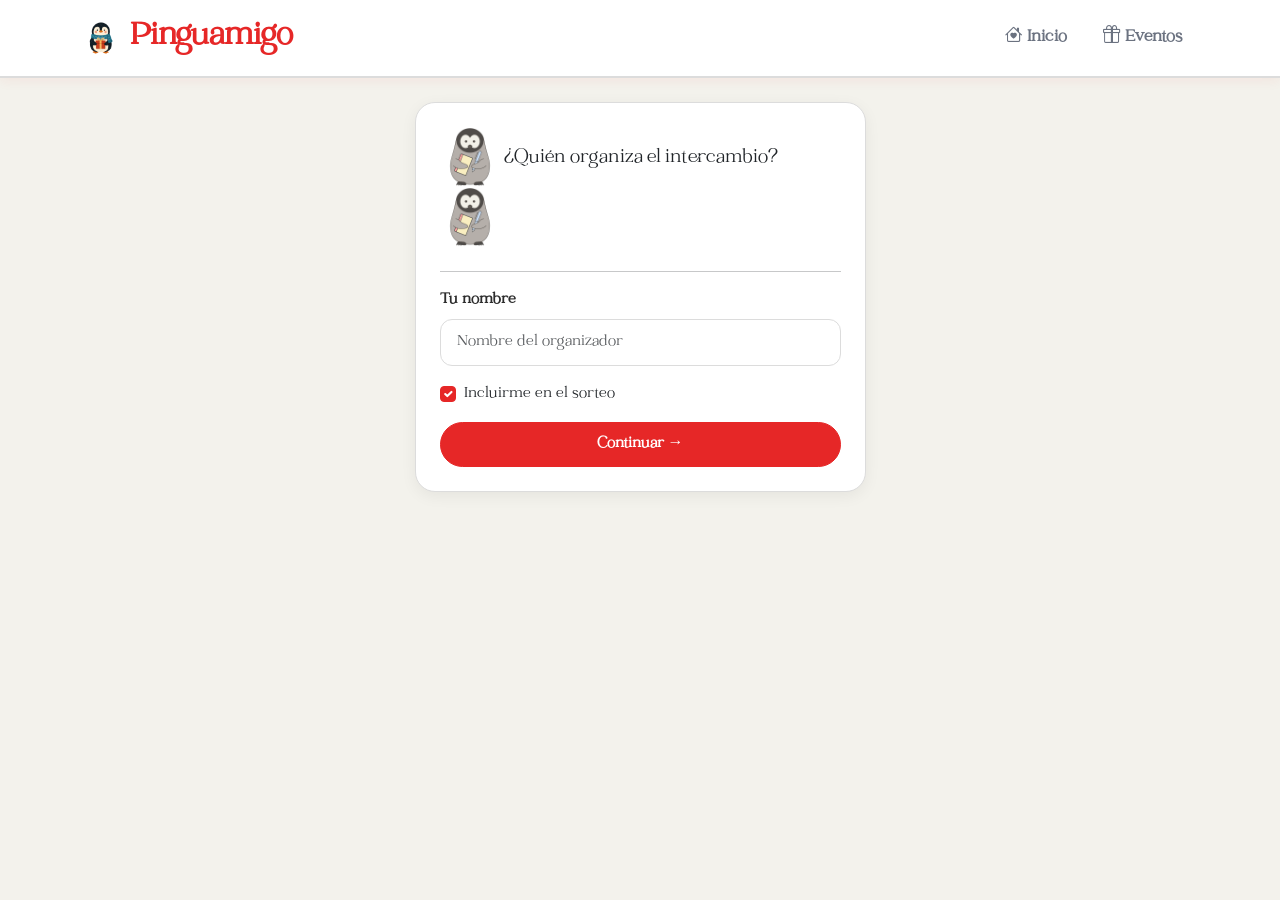
<file: index.html>
<!DOCTYPE html>
<html lang="es">
<head>
  <meta charset="UTF-8" />
  <meta name="viewport" content="width=device-width, initial-scale=1.0"/>
  <title>Pinguamigo - Sorteo de regalos</title>
  <link rel="icon" href="imagenes/logo1.png" type="image/png">
  <link href="https://cdn.jsdelivr.net/npm/bootstrap@5.3.3/dist/css/bootstrap.min.css" rel="stylesheet"/>
  <link href="https://fonts.googleapis.com/css2?family=Syne:wght@700;800&family=DM+Sans:wght@400;500&display=swap" rel="stylesheet"/>
  <link rel="stylesheet" href="https://cdn.jsdelivr.net/npm/bootstrap-icons@1.11.3/font/bootstrap-icons.min.css"/>
  <link rel="stylesheet" href="estilos.css"/>
</head>
<body>

<nav class="navbar navbar-expand-lg gd-navbar sticky-top">
    <div class="container">
      <a class="navbar-brand gd-brand" href="inicio.html">
        <img src="imagenes/logo.ico" alt="Logo" width="40" height="40" class="d-inline-block align-text-top">
        <span class="brand-text">Pinguamigo</span>
      </a>
      <button class="navbar-toggler gd-toggler" type="button" data-bs-toggle="collapse" data-bs-target="#navMenu">
        <i class="bi bi-list"></i>
      </button>
      <div class="collapse navbar-collapse" id="navMenu">
        <ul class="navbar-nav ms-auto gap-1">
          <li class="nav-item">
            <a class="nav-link gd-nav-link" href="inicio.html">
              <i class="bi bi-house-heart me-1"></i>Inicio
            </a>
          </li>
          <li class="nav-item">
            <a class="nav-link gd-nav-link" id="nav-eventos" href="index.html">
              <i class="bi bi-gift me-1"></i>Eventos
            </a>
          </li>
        </ul>
      </div>
    </div>
  </nav>

  
  <!-- PÁGINA EVENTOS -->
  <div id="page-eventos" class="container mt-4">
    <div class="row justify-content-center">
      <div class="col-12 col-md-7 col-lg-5">

        <!-- STEP 1: ORGANIZADOR -->
        <div id="step-1" class="card p-4">
          <h5>
           <img src="imagenes/penguin7.png" alt="" style="width: 60px; height: auto;">
            ¿Quién organiza el intercambio?
           <img src="imagenes/penguin7.png" alt="" style="width: 60px; height: auto;"></h5>
          <hr/>
          <label class="form-label">Tu nombre</label>
          <input type="text" id="input-organizador" class="form-control mb-3" placeholder="Nombre del organizador"/>
          <div class="form-check mb-3">
            <input type="checkbox" id="check-incluir" class="form-check-input" checked/>
            <label class="form-check-label" for="check-incluir">Incluirme en el sorteo</label>
          </div>
          <button class="btn btn-primary w-100" onclick="goStep(2)">Continuar →</button>
        </div>

        <!-- STEP 2: PARTICIPANTES -->
        <div id="step-2" class="card p-4 d-none">
          <h5 class="d-flex align-items-center justify-content-center gap-2">
            <img src="imagenes/penguin9.png" alt="" style="width: 60px; height: auto;">
            Participantes
           <img src="imagenes/penguin9.png" alt="" style="width: 60px; height: auto;"></h5>
          <hr/>
          <p class="text-muted small">Arrastra los nombres para reordenarlos.</p>
          <div id="participants-list" class="mb-3"></div>
          <button class="btn btn-outline-primary w-100 mb-3" onclick="addParticipant()">+ Añadir participante</button>
          <div class="d-flex gap-2">
            <button class="btn btn-outline-secondary flex-fill" onclick="goStep(1)">← Atrás</button>
            <button class="btn btn-primary flex-fill" onclick="goStep(3)">Continuar →</button>
          </div>
        </div>

        <!-- STEP 3: EXCLUSIONES -->
        <div id="step-3" class="card p-4 d-none">
          <h5 class="d-flex align-items-center justify-content-center gap-2">
            <img src="imagenes/penguin11.png" alt="" style="width: 60px; height: auto;">
            ¿Establecer exclusiones?
           <img src="imagenes/penguin11.png" alt="" style="width: 60px; height: auto;"></h5>
          <hr/>
          <p class="text-muted small">Evita que alguien le toque regalar a cierta persona.</p>
          <div class="d-flex gap-2 mb-3">
            <button id="btn-no-excl" class="btn btn-primary flex-fill" onclick="toggleExclusion(false)">Sin exclusiones</button>
            <button id="btn-si-excl" class="btn btn-outline-primary flex-fill" onclick="toggleExclusion(true)">Establecer exclusiones</button>
          </div>
          <div id="exclusions-panel" class="d-none mb-3">
            <div id="exclusions-list"></div>
          </div>
          <div class="d-flex gap-2">
            <button class="btn btn-outline-secondary flex-fill" onclick="goStep(2)">← Atrás</button>
            <button class="btn btn-primary flex-fill" onclick="goStep(4)">Continuar →</button>
          </div>
        </div>

        <!-- STEP 4: TIPO DE EVENTO -->
        <div id="step-4" class="card p-4 d-none">
          <h5 class="d-flex align-items-center justify-content-center gap-2">
            <img src="imagenes/penguin8.png" alt="" style="width: 60px; height: auto;">
            ¿Para qué celebración es?
           <img src="imagenes/penguin8.png" alt="" style="width: 60px; height: auto;"></h5>
          <p class="text-muted small mb-2">Arrastra una imagen a la caja, o escribe el nombre directamente.</p>
          <hr/>

          <!-- ÁREA DE DRAG -->
          <div id="event-drag-area">
            <div class="event-chips-grid">
              <div class="event-chip" draggable="true" data-label="San Valentín" style="--chip-color:#ff6b9d">
                <span class="chip-emoji">💝</span>
                <span class="chip-name">San Valentín</span>
              </div>
              <div class="event-chip" draggable="true" data-label="Intercambio" style="--chip-color:#4f46e5">
                <span class="chip-emoji">🎁</span>
                <span class="chip-name">Intercambio</span>
              </div>
              <div class="event-chip" draggable="true" data-label="Navidad" style="--chip-color:#16a34a">
                <span class="chip-emoji">🎄</span>
                <span class="chip-name">Navidad</span>
              </div>
              <div class="event-chip" draggable="true" data-label="Día del Niño" style="--chip-color:#f59e0b">
                <span class="chip-emoji">🧸</span>
                <span class="chip-name">Día del Niño</span>
              </div>
              <div class="event-chip" draggable="true" data-label="Día de la Madre" style="--chip-color:#ec4899">
                <span class="chip-emoji">🌸</span>
                <span class="chip-name">Día de la Madre</span>
              </div>
              <div class="event-chip" draggable="true" data-label="Cumpleaños" style="--chip-color:#8b5cf6">
                <span class="chip-emoji">🎂</span>
                <span class="chip-name">Cumpleaños</span>
              </div>
            </div>

            <div id="event-drop-zone">
              <div id="event-drop-hint">
                <span id="event-drop-icon">🎉</span>
                <p>Suelta aquí el tipo de evento</p>
              </div>
              <div id="event-dropped-preview" class="d-none">
                <span id="event-preview-emoji" class="preview-big-emoji"></span>
                <span id="event-preview-label"></span>
                <button id="event-remove-btn" onclick="clearDroppedEvent()" title="Quitar">✕</button>
              </div>
            </div>
          </div>

          <label class="form-label mt-3">Nombre de la celebración</label>
          <input type="text" id="input-evento" class="form-control mb-3" placeholder="Ej: Intercambio 2026"/>
          <div class="d-flex gap-2">
            <button class="btn btn-outline-secondary flex-fill" onclick="goStep(3)">← Atrás</button>
            <button class="btn btn-primary flex-fill" onclick="goStep(5)">Continuar →</button>
          </div>
        </div>

        <!-- STEP 5: FECHA -->
        <div id="step-5" class="card p-4 d-none">
          <h5 id="fecha-title" class="d-flex align-items-center justify-content-center gap-2">
            <img src="imagenes/penguin12.png" alt="" style="width: 60px; height: auto;">
            ¿Cuándo se celebra?
           <img src="imagenes/penguin12.png" alt="" style="width: 60px; height: auto;"></h5>
          <hr/>
          <p class="text-muted small">Fechas sugeridas:</p>
          <div id="quick-dates" class="d-flex flex-column gap-2 mb-3"></div>
          <label class="form-label">O elige otra fecha</label>
          <input type="date" id="input-fecha" class="form-control mb-3"/>
          <div class="d-flex gap-2">
            <button class="btn btn-outline-secondary flex-fill" onclick="goStep(4)">← Atrás</button>
            <button class="btn btn-primary flex-fill" onclick="goStep(6)">Continuar →</button>
          </div>
        </div>

        <!-- STEP 6: PRESUPUESTO -->
        <div id="step-6" class="card p-4 d-none">
          <h5 class="d-flex align-items-center justify-content-center gap-2">
            <img src="imagenes/penguin10.png" alt="" style="width: 60px; height: auto;">
            ¿Cuánto gastar en el regalo?
           <img src="imagenes/penguin10.png" alt="" style="width: 60px; height: auto;"></h5>
          <hr/>
          <div class="row g-2 mb-3">
            <div class="col-4"><button class="btn btn-outline-primary w-100 budget-btn" onclick="selectBudget(this,500)">$500</button></div>
            <div class="col-4"><button class="btn btn-outline-primary w-100 budget-btn" onclick="selectBudget(this,300)">$300</button></div>
            <div class="col-4"><button class="btn btn-outline-primary w-100 budget-btn" onclick="selectBudget(this,200)">$200</button></div>
            <div class="col-4"><button class="btn btn-outline-primary w-100 budget-btn" onclick="selectBudget(this,150)">$150</button></div>
            <div class="col-4"><button class="btn btn-outline-primary w-100 budget-btn" onclick="selectBudget(this,100)">$100</button></div>
            <div class="col-4"><button class="btn btn-outline-secondary w-100" onclick="showCustomBudget()">Otro</button></div>
          </div>
          <div id="custom-budget-panel" class="d-none mb-3">
            <input type="number" id="input-presupuesto" class="form-control" placeholder="Cantidad personalizada"/>
          </div>
          <div class="d-flex gap-2">
            <button class="btn btn-outline-secondary flex-fill" onclick="goStep(5)">← Atrás</button>
            <button class="btn btn-success flex-fill" onclick="saveAndFinish()">Guardar ✓</button>
          </div>
        </div>

        <!-- STEP 7: PANEL FINAL -->
        <div id="step-7" class="card p-4 d-none text-center" class="d-flex align-items-center justify-content-center gap-2">
          <h5><img src="imagenes/penguin13.png" alt="" style="width: 60px; height: auto;">
            ¡Evento guardado!
          <img src="imagenes/penguin13.png" alt="" style="width: 60px; height: auto;"></h5>
          <hr/>
          <div class="d-flex flex-column gap-2">
            <button class="btn btn-outline-primary" onclick="showEventData()">Ver datos del evento</button>
            <button class="btn btn-primary" onclick="showDraw()">Realizar el sorteo</button>
            <button class="btn btn-outline-secondary" onclick="goStep(1); resetForm()">Nuevo evento</button>
          </div>
        </div>

        <!-- STEP INFO: DATOS DEL EVENTO -->
        <div id="step-info" class="card p-4 d-none">
          <h5>Datos del Evento</h5>
          <small class="text-muted">Leído desde localStorage</small>
          <hr/>
          <div id="event-info-body"></div>
          <button class="btn btn-outline-secondary w-100 mt-3" onclick="showStep(7)">← Volver</button>
        </div>

        <!-- STEP DRAW: RESULTADOS DEL SORTEO -->
        <div id="step-draw" class="card p-4 d-none">
          <h5>Resultados del Sorteo</h5>
          <hr/>
          <div id="draw-results"></div>
          <button class="btn btn-outline-secondary w-100 mt-3" onclick="showStep(7)">← Volver</button>
        </div>

      </div>
    </div>
  </div>

  <!-- MODAL DE EXCLUSIONES -->
  <div id="excl-overlay" class="excl-overlay d-none">
    <div class="excl-modal card p-4">
      <h6><span id="excl-modal-title" class="fw-bold"></span> no le toca regalar a...</h6>
      <hr/>
      <div id="excl-modal-list" class="mb-3"></div>
      <div class="d-flex gap-2">
        <button class="btn btn-outline-secondary flex-fill" onclick="closeExclModal()">Cancelar</button>
        <button class="btn btn-primary flex-fill" onclick="saveExclusion()">Guardar</button>
      </div>
    </div>
  </div>

  

  <script src="https://cdn.jsdelivr.net/npm/bootstrap@5.3.3/dist/js/bootstrap.bundle.min.js"></script>
  <script src="app.js"></script>
</body>
</html>
</file>
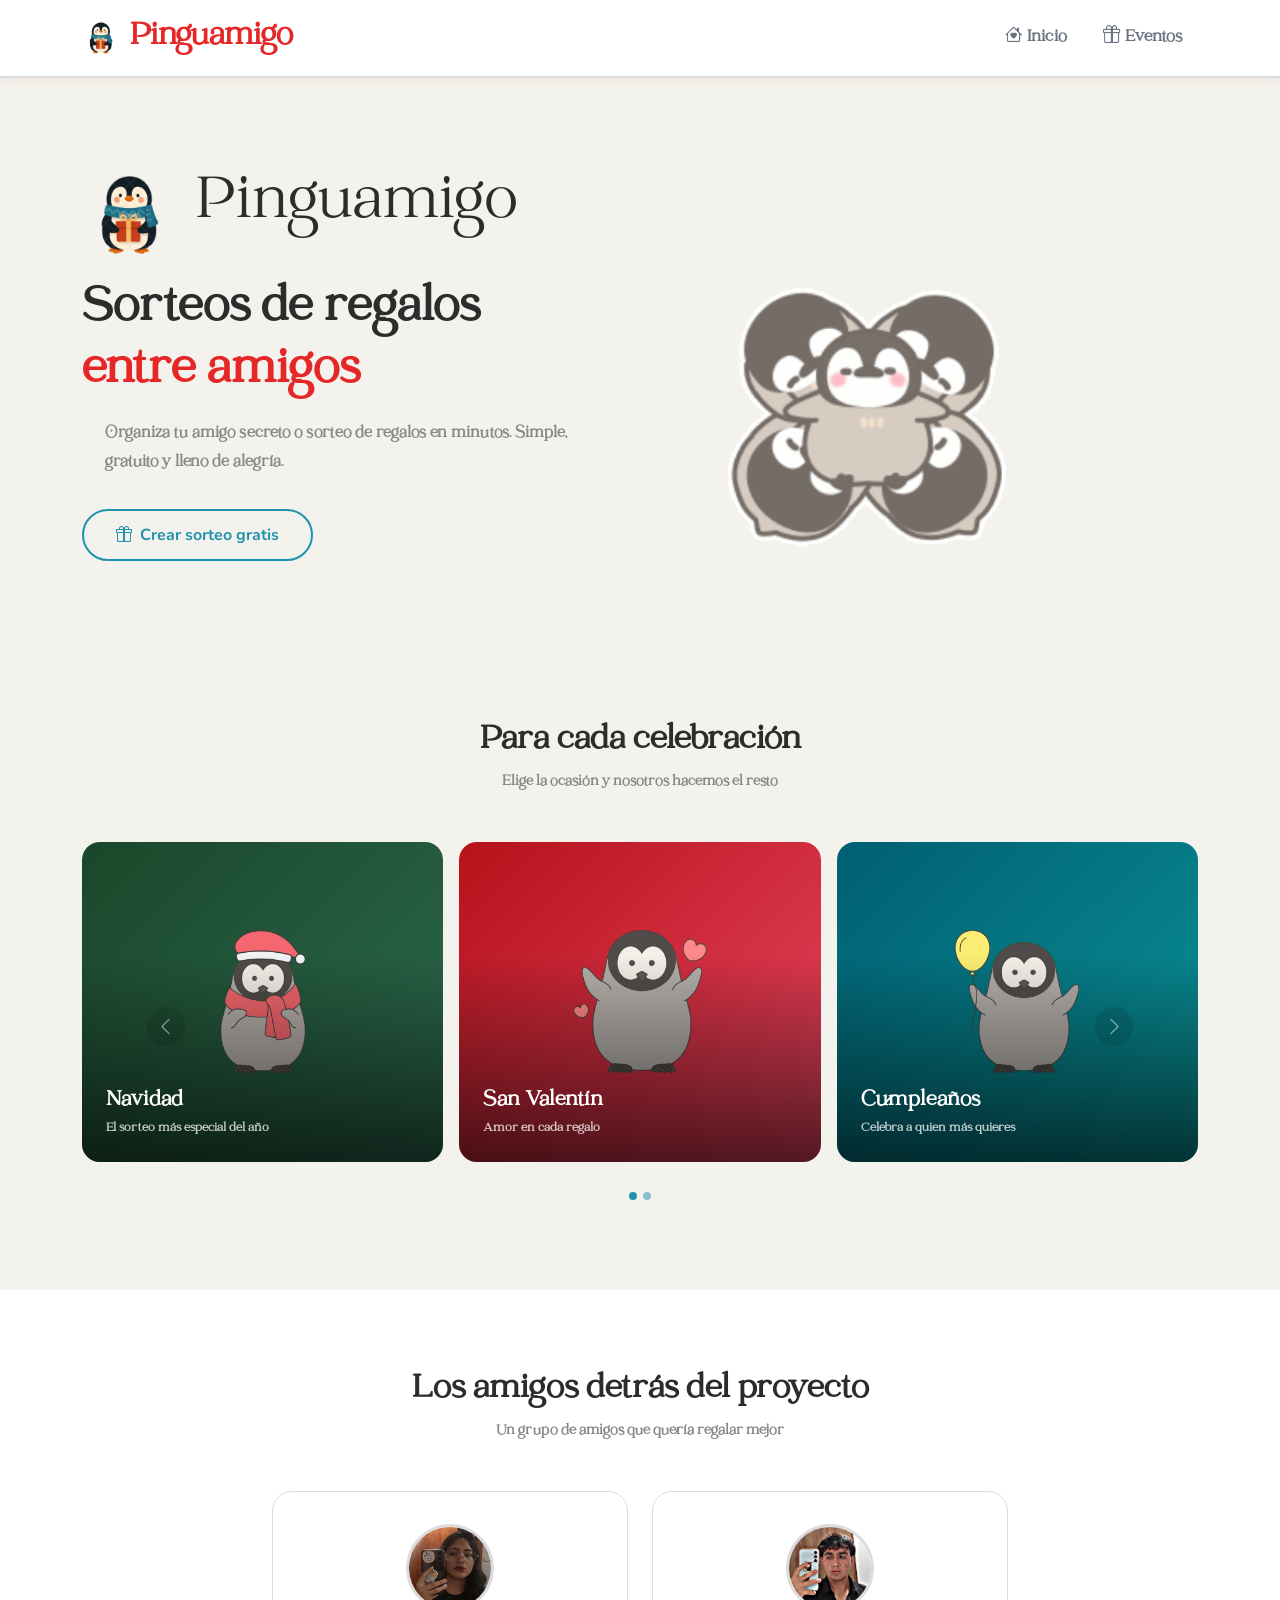
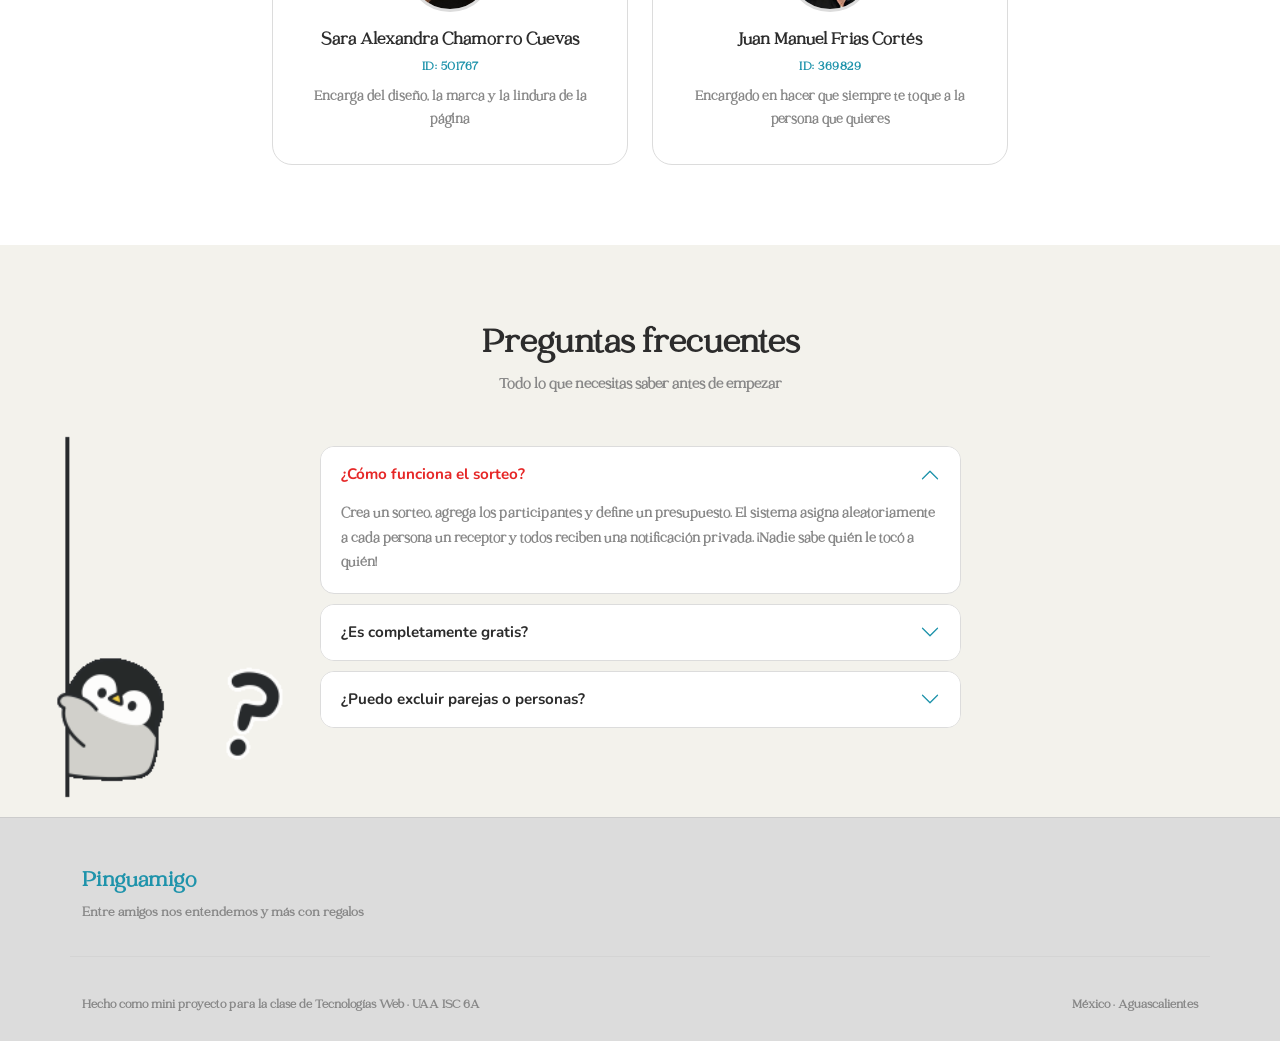
<file: inicio.html>
<!DOCTYPE html>
<html lang="es">
<head>
  <meta charset="UTF-8"/>
  <meta name="viewport" content="width=device-width, initial-scale=1.0"/>
  <title>Pinguamigo - Sorteo de regalos</title>
  <link rel="icon" href="imagenes/logo1.png" type="image/png">

  <link href="https://cdn.jsdelivr.net/npm/bootstrap@5.3.3/dist/css/bootstrap.min.css" rel="stylesheet"/>
  <link href="https://fonts.googleapis.com/css2?family=Nunito:wght@400;600;700;800;900&display=swap" rel="stylesheet"/>
  <link href="https://cdn.jsdelivr.net/npm/bootstrap-icons@1.11.3/font/bootstrap-icons.min.css" rel="stylesheet"/>
  <link rel="stylesheet" href="estilos2.css">
</head>
<body>

<!-- NAVBAR -->
<nav class="navbar navbar-expand-lg gd-navbar sticky-top">
    <div class="container">
      <a class="navbar-brand gd-brand" href="imagenes/inicio.html">
        <img src="imagenes/logo.ico" alt="Logo" width="40" height="40" class="d-inline-block align-text-top">
        <span class="brand-text">Pinguamigo</span>
      </a>
      <button class="navbar-toggler gd-toggler" type="button" data-bs-toggle="collapse" data-bs-target="#navMenu">
        <i class="bi bi-list"></i>
      </button>
      <div class="collapse navbar-collapse" id="navMenu">
        <ul class="navbar-nav ms-auto gap-1">
          <li class="nav-item">
            <a class="nav-link gd-nav-link" href="inicio.html">
              <i class="bi bi-house-heart me-1"></i>Inicio
            </a>
          </li>
          <li class="nav-item">
            <a class="nav-link gd-nav-link" id="nav-eventos" href="index.html?page=eventos">
                <i class="bi bi-gift me-1"></i>Eventos
            </a>
          </li>
        </ul>
      </div>
    </div>
  </nav>


<!-- HERO -->
<section class="hero" style="position: relative; overflow: hidden; text-align: left;">
  <img 
    src="imagenes/pinguino4.gif" 
    alt=""
    style="
      position: absolute;
      right: 200px;
      bottom: 0;
      height: 100%;
      width: auto;
      opacity: 0.9;
      pointer-events: none;
    "
  />

  <div class="container" style="position: relative; z-index: 1;">
    <div class="row">
      <div class="col-lg-6 col-md-7">
        <span class="hero-emoji" style="text-align: left;">
          <img src="imagenes/logo.ico" alt="Logo" width="100" height="100" class="d-inline-block align-text-top">
          Pinguamigo
        </span>
        <h1>Sorteos de regalos<br/><span>entre amigos</span></h1>
        <p>Organiza tu amigo secreto o sorteo de regalos en minutos. Simple, gratuito y lleno de alegría.</p>
        <div class="hero-btns" style="justify-content: flex-start;">
          <button class="btn-hero-outline" onclick="window.location.href='index.html'">
            <i class="bi bi-gift me-2"></i>Crear sorteo gratis
          </button>
        </div>
      </div>
    </div>
  </div>

</section>


<!-- CAROUSEL -->
<section class="carousel-section" id="festividades">
  <div class="container">
    <div class="text-center mb-5 reveal">
      <h2 class="section-title">Para cada celebración</h2>
      <p class="section-sub">Elige la ocasión y nosotros hacemos el resto</p>
    </div>

    <div id="carousel" class="carousel slide" data-bs-ride="carousel">
      <div class="carousel-indicators mb-0">
        <button type="button" data-bs-target="#carousel" data-bs-slide-to="0" class="active"></button>
        <button type="button" data-bs-target="#carousel" data-bs-slide-to="1"></button>
      </div>
      <div class="carousel-inner pb-5">

        <!-- Slide 1 -->
        <div class="carousel-item active">
          <div class="row g-3">
            <div class="col-md-4">
              <div class="fest-card">
                <div class="fest-bg" style="background:linear-gradient(135deg,#1a472a,#2d6a4f);">
                  <img src="imagenes/penguin4.png" alt="" style="width: 150px; height: auto;">
                </div>
                <div class="fest-overlay">
                  <div class="fest-name">Navidad</div>
                  <div class="fest-desc">El sorteo más especial del año</div>
                </div>
              </div>
            </div>
            <div class="col-md-4">
              <div class="fest-card">
                <div class="fest-bg" style="background:linear-gradient(135deg,#b5121b,#e94560);">
                  <img src="imagenes/penguin.png" alt="" style="width: 150px; height: auto;">
                </div>
                <div class="fest-overlay">
                  <div class="fest-name">San Valentín</div>
                  <div class="fest-desc">Amor en cada regalo</div>
                </div>
              </div>
            </div>
            <div class="col-md-4">
              <div class="fest-card">
                <div class="fest-bg" style="background:linear-gradient(135deg,#005f73,#0a9396);">
                  <img src="imagenes/penguin3.png" alt="" style="width: 150px; height: auto;">
                </div>
                <div class="fest-overlay">
                  <div class="fest-name">Cumpleaños</div>
                  <div class="fest-desc">Celebra a quien más quieres</div>
                </div>
              </div>
            </div>
          </div>
        </div>

        <!-- Slide 2 -->
        <div class="carousel-item">
          <div class="row g-3">
            <div class="col-md-4">
              <div class="fest-card">
                <div class="fest-bg" style="background:linear-gradient(135deg,#006d77,#83c5be);">
                  <img src="imagenes/penguin2.png" alt="" style="width: 150px; height: auto;">
                </div>
                <div class="fest-overlay">
                  <div class="fest-name">Día de la Madre</div>
                  <div class="fest-desc">Para la persona más especial</div>
                </div>
              </div>
            </div>
            <div class="col-md-4">
              <div class="fest-card">
                <div class="fest-bg" style="background:linear-gradient(135deg,#1b4332,#52b788);">
                  <img src="imagenes/penguin6.png" alt="" style="width: 150px; height: auto;">
                </div>
                <div class="fest-overlay">                  <div class="fest-name">Día del Niño</div>
                  <div class="fest-desc">Sorprende al pequeño especial</div>
                </div>
              </div>
            </div>
            <div class="col-md-4">
              <div class="fest-card">
                <div class="fest-bg" style="background:linear-gradient(135deg,#370617,#e85d04);">
                  <img src="imagenes/penguin5.png" alt="" style="width: 150px; height: auto;">
                </div>
                <div class="fest-overlay">
                  <div class="fest-name">Tu ocasión</div>
                  <div class="fest-desc">Crea tu propio sorteo</div>
                </div>
              </div>
            </div>
          </div>
        </div>

      </div>
      <button class="carousel-control-prev" type="button" data-bs-target="#carousel" data-bs-slide="prev">
        <span class="carousel-control-prev-icon"></span>
      </button>
      <button class="carousel-control-next" type="button" data-bs-target="#carousel" data-bs-slide="next">
        <span class="carousel-control-next-icon"></span>
      </button>
    </div>
  </div>
</section>


<!-- TEAM -->
<section class="team-section" id="equipo">
  <div class="container">
    <div class="text-center mb-5 reveal">
      <h2 class="section-title">Los amigos detrás del proyecto</h2>
      <p class="section-sub">Un grupo de amigos que quería regalar mejor</p>
    </div>
    <div class="row g-4 justify-content-center">

      <div class="col-sm-6 col-lg-4 reveal">
        <div class="member-card">
          <div class="member-avatar"><img src="imagenes/equipo1.jpg" alt="Sara"></div>
          <div class="member-name">Sara Alexandra Chamorro Cuevas</div>
          <div class="member-role">ID: 501767</div>
          <div class="member-bio">Encarga del diseño, la marca y la lindura de la página</div>
        </div>
      </div>

      <div class="col-sm-6 col-lg-4 reveal">
        <div class="member-card">
          <div class="member-avatar"><img src="imagenes/equipo2.jpg" alt="Frias"></div>
          <div class="member-name">Juan Manuel Frias Cortés</div>
          <div class="member-role">ID: 369829</div>
          <div class="member-bio">Encargado en hacer que siempre te toque a la persona que quieres</div>
        </div>
      </div>

    </div>
  </div>
</section>


<!-- FAQ -->
<section class="faq-section" id="faq" style="position: relative; overflow: hidden;">
  <img 
    src="imagenes/pinguino2.gif" 
    alt="" 
    style="
      position: absolute;
      left: 0;
      bottom: 0;
      height: 400px;
      width: auto;
      opacity: 0.9;
      pointer-events: none;
    "
  />
    <div class="container">
    <div class="row justify-content-center">
      <div class="col-lg-7">
        <div class="text-center mb-5 reveal">
          <h2 class="section-title">Preguntas frecuentes</h2>
          <p class="section-sub">Todo lo que necesitas saber antes de empezar</p>
        </div>
        <div class="accordion reveal" id="faq">

          <div class="accordion-item">
            <h2 class="accordion-header">
              <button class="accordion-button" type="button" data-bs-toggle="collapse" data-bs-target="#q1">
                ¿Cómo funciona el sorteo?
              </button>
            </h2>
            <div id="q1" class="accordion-collapse collapse show" data-bs-parent="#faq">
              <div class="accordion-body">
                Crea un sorteo, agrega los participantes y define un presupuesto. El sistema asigna aleatoriamente a cada persona un receptor y todos reciben una notificación privada. ¡Nadie sabe quién le tocó a quién!
              </div>
            </div>
          </div>

          <div class="accordion-item">
            <h2 class="accordion-header">
              <button class="accordion-button collapsed" type="button" data-bs-toggle="collapse" data-bs-target="#q2">
                ¿Es completamente gratis?
              </button>
            </h2>
            <div id="q2" class="accordion-collapse collapse" data-bs-parent="#faq">
              <div class="accordion-body">
                Sí, 100% gratis para grupos de hasta 30 personas. SorteoFest nació como un proyecto entre amigos y así se va a quedar.
              </div>
            </div>
          </div>

          <div class="accordion-item">
            <h2 class="accordion-header">
              <button class="accordion-button collapsed" type="button" data-bs-toggle="collapse" data-bs-target="#q3">
                ¿Puedo excluir parejas o personas?
              </button>
            </h2>
            <div id="q3" class="accordion-collapse collapse" data-bs-parent="#faq">
              <div class="accordion-body">
                Claro. Al crear el sorteo puedes definir exclusiones para que parejas o hermanos no se regalen entre sí. El sistema lo respeta siempre.
              </div>
            </div>
          </div>
        </div>
      </div>
    </div>
  </div>
</section>


<!-- FOOTER -->
<footer>
  <div class="container">
    <div class="row g-4">
      <div class="col-lg-4">
        <div class="footer-brand"><span>Pinguamigo</span></div>
        <div class="footer-tagline">Entre amigos nos entendemos y más con regalos</div>
      </div>
    <hr class="footer-divider"/>
    <div class="d-flex flex-wrap justify-content-between gap-2">
      <div class="footer-copy">Hecho como mini proyecto para la clase de Tecnologías Web · UAA ISC 6A</div>
      <div class="footer-copy">México · Aguascalientes</div>
    </div>
  </div>
</footer>

<script src="https://cdn.jsdelivr.net/npm/bootstrap@5.3.3/dist/js/bootstrap.bundle.min.js"></script>
<script>
  const obs = new IntersectionObserver(entries => {
    entries.forEach(e => { if (e.isIntersecting) { e.target.classList.add('visible'); obs.unobserve(e.target); } });
  }, { threshold: 0.1 });
  document.querySelectorAll('.reveal').forEach(el => obs.observe(el));

  window.addEventListener('DOMContentLoaded', () => {
  const params = new URLSearchParams(window.location.search);
  if (params.get('page') === 'eventos') {
    showPage('eventos');
  }
});
</script>
</body>
</html>
</file>
<file: estilos.css>
/* estilos.css */

@font-face {
  font-family: 'Marca';
  src: url('catchy-mager.otf') format('opentype');
}

/* ── VARIABLES ── */
:root {
  --red:     #E62727;
  --red-dark:#c41f1f;
  --cream:   #F3F2EC;
  --silver:  #DCDCDC;
  --teal:    #1E93AB;
  --teal-dark:#176d7e;
  --dark:    #2c2c2c;
  --muted:   #6b7280;
}

/* ── BASE ── */
body {
  background-color: var(--cream);
  font-family: 'Marca';
  color: var(--dark);
}

/* ── NAVBAR ── */
.gd-navbar {
  background: #fff;
  border-bottom: 2px solid var(--silver);
  box-shadow: 0 2px 12px rgba(230, 39, 39, .07);
  padding: .5rem 0 !important;
}

.gd-brand {
  display: flex;
  align-items: center;
  gap: .5rem;
  text-decoration: none;
}



.brand-text {
  font-family: 'Marca';
  font-weight: 800;
  font-size: 2.1rem;
  color: var(--red);
  letter-spacing: -.02em;
}

.gd-toggler {
  border: 2px solid var(--silver);
  color: var(--red);
  border-radius: .6rem;
  padding: .3rem .5rem;
  background: none;
}

.gd-nav-link {
  font-family: 'Marca', sans-serif;
  font-weight: 600;
  font-size: 1.1rem;
  color: var(--muted) !important;
  padding: .5rem 1rem !important;
  border-radius: .75rem;
  transition: all .2s;
}



.gd-nav-link:hover,
.gd-nav-link.active {
  color: var(--red) !important;
  background: transparent;
}

/* ── CARDS ── */
.card {
  border: 1.5px solid var(--silver) !important;
  border-radius: 20px !important;
  box-shadow: 0 4px 16px rgba(0,0,0,.06) !important;
  background: #fff !important;
}

/* ── INPUTS ── */
.form-control {
  border: 1.5px solid var(--silver) !important;
  border-radius: 12px !important;
  padding: .65rem 1rem !important;
  font-family: 'Marca', sans-serif;
  transition: border-color .2s, box-shadow .2s;
}
.form-control:focus {
  border-color: var(--teal) !important;
  box-shadow: 0 0 0 3px rgba(30,147,171,.15) !important;
}

.form-label {
  font-weight: 700;
  color: var(--dark);
  margin-bottom: .4rem;
}

.form-check-input:checked {
  background-color: var(--red);
  border-color: var(--red);
}

/* ── BOTONES ── */
.btn {
  font-family: 'Marca', sans-serif;
  font-weight: 700;
  border-radius: 50px !important;
  padding: .6rem 1.4rem;
  transition: background .2s, transform .15s, box-shadow .2s;
}

.btn-primary {
  background-color: var(--red) !important;
  border-color: var(--red) !important;
  color: #fff !important;
}
.btn-primary:hover {
  background-color: var(--red-dark) !important;
  border-color: var(--red-dark) !important;
  transform: translateY(-1px);
  box-shadow: 0 4px 12px rgba(230,39,39,.25) !important;
}

.btn-outline-primary {
  color: var(--red) !important;
  border-color: var(--red) !important;
  background: transparent !important;
}
.btn-outline-primary:hover {
  background-color: var(--red) !important;
  color: #fff !important;
  transform: translateY(-1px);
}

.btn-outline-secondary {
  color: var(--muted) !important;
  border-color: var(--silver) !important;
  background: transparent !important;
}
.btn-outline-secondary:hover {
  background-color: var(--cream) !important;
  color: var(--dark) !important;
  border-color: var(--silver) !important;
}

.btn-success {
  background-color: var(--teal) !important;
  border-color: var(--teal) !important;
  color: #fff !important;
}
.btn-success:hover {
  background-color: var(--teal-dark) !important;
  border-color: var(--teal-dark) !important;
  transform: translateY(-1px);
  box-shadow: 0 4px 12px rgba(30,147,171,.25) !important;
}

/* ── PRESUPUESTO Y FECHAS ── */
.budget-btn.active {
  background-color: var(--red) !important;
  border-color: var(--red) !important;
  color: #fff !important;
}

.quick-date-btn {
  border: 1.5px solid var(--silver);
  border-radius: 50px !important;
  background: #fff;
  padding: .5rem 1rem;
  font-family: 'Marca', sans-serif;
  font-weight: 600;
  color: var(--dark);
  cursor: pointer;
  transition: all .2s;
  text-align: left;
}
.quick-date-btn:hover {
  border-color: var(--red);
  color: var(--red);
}
.quick-date-btn.active {
  background-color: var(--red) !important;
  border-color: var(--red) !important;
  color: #fff !important;
}

.event-type-btn.active {
  background-color: var(--red) !important;
  border-color: var(--red) !important;
  color: #fff !important;
}

/* ── MODAL EXCLUSIONES ── */
.excl-overlay {
  position: fixed;
  inset: 0;
  background: rgba(0,0,0,0.45);
  display: flex;
  align-items: center;
  justify-content: center;
  z-index: 1000;
  padding: 1rem;
}

.excl-modal {
  width: 100%;
  max-width: 380px;
  max-height: 80vh;
  overflow-y: auto;
}

/* ── PARTICIPANTES ── */
.participant-row {
  display: flex;
  align-items: center;
  gap: 0.5rem;
  margin-bottom: 0.5rem;
  cursor: grab;
}

.participant-row.drag-over {
  border-top: 2px solid var(--red);
}

.drag-handle {
  color: var(--silver);
  font-size: 1.1rem;
  cursor: grab;
  user-select: none;
}

/* ── EXCLUSIONES ── */
.excl-row {
  display: flex;
  justify-content: space-between;
  align-items: center;
  padding: 0.6rem 0.8rem;
  border: 1.5px solid var(--silver);
  border-radius: 12px;
  margin-bottom: 0.4rem;
  cursor: pointer;
  background: #fff;
  transition: background .2s;
}
.excl-row:hover {
  background: var(--cream);
  border-color: var(--red);
}

/* ── RESULTADOS DEL SORTEO ── */
.draw-pair {
  display: flex;
  align-items: center;
  gap: 0.5rem;
  padding: 0.6rem 0.9rem;
  background: var(--cream);
  border-radius: 12px;
  margin-bottom: 0.4rem;
  border: 1.5px solid var(--silver);
}
.draw-pair .giver    { font-weight: 700; color: var(--red);  flex: 1; text-align: right; }
.draw-pair .arrow    { font-size: 1.1rem; }
.draw-pair .receiver { font-weight: 700; color: var(--teal); flex: 1; }

/* ── DRAG & DROP EVENTOS ── */
#event-drag-area {
  display: flex;
  flex-direction: column;
  gap: 16px;
}

.event-chips-grid {
  display: grid;
  grid-template-columns: repeat(3, 1fr);
  gap: 10px;
}

.event-chip {
  display: flex;
  flex-direction: column;
  align-items: center;
  justify-content: center;
  gap: 6px;
  padding: 12px 8px;
  border: 2px solid color-mix(in srgb, var(--chip-color) 40%, transparent);
  border-radius: 14px;
  background: color-mix(in srgb, var(--chip-color) 8%, white);
  cursor: grab;
  user-select: none;
  transition: transform .18s, box-shadow .18s, border-color .18s, opacity .18s;
}
.event-chip:hover {
  transform: translateY(-3px) scale(1.04);
  box-shadow: 0 6px 18px color-mix(in srgb, var(--chip-color) 30%, transparent);
  border-color: var(--chip-color);
}
.event-chip:active  { cursor: grabbing; }
.event-chip.dragging {
  opacity: .35;
  transform: scale(.93);
}
.event-chip.used {
  opacity: .3;
  pointer-events: none;
  filter: grayscale(1);
}

.chip-emoji { font-size: 2rem; line-height: 1; }

.chip-name {
  font-family: 'Marca', sans-serif;
  font-size: .72rem;
  font-weight: 600;
  color: var(--dark);
  text-align: center;
  line-height: 1.2;
}

/* Drop zone */
#event-drop-zone {
  border: 2.5px dashed var(--silver);
  border-radius: 16px;
  background: var(--cream);
  min-height: 110px;
  display: flex;
  align-items: center;
  justify-content: center;
  transition: border-color .2s, background .2s, box-shadow .2s;
  padding: 16px;
}
#event-drop-zone.drag-over {
  border-color: var(--red);
  background: #fdeaea;
  box-shadow: 0 0 0 4px rgba(230,39,39,.12);
}
#event-drop-zone.has-item {
  border-style: solid;
  border-color: var(--teal);
  background: #e8f6f9;
}

#event-drop-hint {
  text-align: center;
  pointer-events: none;
}

#event-drop-icon {
  font-size: 2.4rem;
  display: block;
  margin-bottom: 6px;
  filter: grayscale(1) opacity(.4);
  transition: filter .2s;
}
#event-drop-zone.drag-over #event-drop-icon {
  filter: none;
  animation: bounce .5s ease infinite alternate;
}

@keyframes bounce {
  from { transform: translateY(0); }
  to   { transform: translateY(-6px); }
}

#event-drop-hint p {
  font-family: 'Marca', sans-serif;
  font-size: .82rem;
  color: var(--muted);
  margin: 0;
}

#event-dropped-preview {
  display: flex;
  align-items: center;
  gap: 12px;
}

.preview-big-emoji,
#event-preview-emoji { font-size: 2.6rem; line-height: 1; }

#event-preview-label {
  font-family: 'Marca', sans-serif;
  font-size: 1.1rem;
  font-weight: 700;
  color: var(--red);
  flex: 1;
}

#event-remove-btn {
  background: none;
  border: 1.5px solid var(--silver);
  border-radius: 50%;
  width: 26px;
  height: 26px;
  font-size: .8rem;
  color: var(--muted);
  cursor: pointer;
  display: flex;
  align-items: center;
  justify-content: center;
  transition: background .15s, color .15s;
  padding: 0;
}
#event-remove-btn:hover {
  background: #fdeaea;
  color: var(--red);
  border-color: var(--red);
}
</file>
<file: estilos2.css>
:root {
      --red:    #E62727;
      --cream:  #F3F2EC;
      --silver: #DCDCDC;
      --teal:   #1E93AB;
      --dark:   #2c2c2c;
      --muted:  #888;
    }

    @font-face {
      font-family: 'Marca';
      src: url('catchy-mager.otf') format('opentype');
    }

    * { box-sizing: border-box; margin: 0; padding: 0; }

    body {
      font-family: 'Marca', sans-serif;
      background: #fff;
      color: var(--dark);
    }

.gd-navbar {
  background: #fff;
  border-bottom: 2px solid #DCDCDC;
  box-shadow: 0 2px 12px rgba(230, 39, 39, .07);
  padding: .5rem 0 !important;
}


.gd-brand {
  display: flex;
  align-items: center;
  gap: .5rem;
  text-decoration: none;
}

.brand-icon { font-size: 1.9rem; }

.brand-text {
  font-family: 'Marca';
  font-weight: 800;
  font-size: 2.1rem;
  color: #E62727;
  letter-spacing: -.02em;
}

.gd-toggler {
  border: 2px solid #DCDCDC;
  color: #E62727;
  border-radius: .6rem;
  padding: .3rem .5rem;
  background: none;
}

.gd-toggler i { font-size: 1.1rem; }

.gd-nav-link {
  font-family: 'Marca', sans-serif;
  font-weight: 600;
  font-size: 1.1rem;
  color: #6b7280 !important;
  padding: .5rem 1rem !important;
  border-radius: .75rem;
  transition: all .2s;
}


.gd-nav-link:hover,
.gd-nav-link.active {
  color: #E62727 !important;
  background: transparent;  
}


    /* ── HERO ── */
    .hero {
      background: var(--cream);
      padding: 5rem 1.5rem;
      text-align: center;
    }
    .hero-emoji {
      font-size: 4rem;
      display: block;
      margin-bottom: 1rem;
      animation: popIn .5s ease both;
    }
    .hero h1 {
      font-size: clamp(2rem, 5vw, 3.2rem);
      font-weight: 900;
      line-height: 1.2;
      animation: fadeUp .5s .1s ease both;
    }
    .hero h1 span { color: var(--red); }
    .hero p {
      font-size: 1.05rem;
      color: var(--muted);
      max-width: 500px;
      margin: 1rem auto 2rem;
      line-height: 1.7;
      font-weight: 600;
      animation: fadeUp .5s .2s ease both;
    }
    .hero-btns {
      display: flex;
      justify-content: center;
      flex-wrap: wrap;
      gap: .75rem;
      animation: fadeUp .5s .3s ease both;
    }
    .btn-hero-primary {
      background: var(--red);
      color: #fff;
      border: none;
      border-radius: 50px;
      padding: .75rem 2rem;
      font-family: 'Nunito', sans-serif;
      font-size: 1rem;
      font-weight: 700;
      cursor: pointer;
      transition: background .2s, transform .15s;
    }
    .btn-hero-primary:hover { background: #c41f1f; transform: translateY(-2px); }
    .btn-hero-outline {
      background: transparent;
      color: var(--teal);
      border: 2px solid var(--teal);
      border-radius: 50px;
      padding: .75rem 2rem;
      font-family: 'Nunito', sans-serif;
      font-size: 1rem;
      font-weight: 700;
      cursor: pointer;
      transition: all .2s;
    }
    .btn-hero-outline:hover { background: var(--teal); color: #fff; transform: translateY(-2px); }

    /* hero image placeholder */
    .hero-img-wrap {
      margin-top: 3rem;
      animation: fadeUp .5s .4s ease both;
    }
    .hero-img-box {
      width: 100%;
      max-width: 600px;
      height: 280px;
      background: var(--silver);
      border-radius: 20px;
      margin: 0 auto;
      display: flex;
      align-items: center;
      justify-content: center;
      font-size: 5rem;
      overflow: hidden;
    }
    .hero-img-box img {
      width: 100%; height: 100%; object-fit: cover; border-radius: 20px;
    }

    /* ── SECTIONS ── */
    section { padding: 5rem 1.5rem; }
    .section-tag {
      display: inline-block;
      background: rgba(30,147,171,.1);
      color: var(--teal);
      border-radius: 50px;
      padding: .25rem .9rem;
      font-size: .78rem;
      font-weight: 800;
      letter-spacing: .5px;
      text-transform: uppercase;
      margin-bottom: .75rem;
    }
    .section-title {
      font-size: clamp(1.6rem, 3vw, 2.2rem);
      font-weight: 900;
      line-height: 1.2;
      margin-bottom: .5rem;
    }
    .section-sub {
      color: var(--muted);
      font-size: .95rem;
      font-weight: 600;
    }

    /* ── CAROUSEL ── */
    .carousel-section { background: var(--cream); }
    .fest-card {
      border-radius: 18px;
      overflow: hidden;
      height: 320px;
      position: relative;
      transition: transform .25s;
    }
    .fest-card:hover { transform: translateY(-5px); }
    .fest-bg {
      position: absolute; inset: 0;
      display: flex; align-items: center; justify-content: center;
      font-size: 5rem;
    }
    .fest-overlay {
      position: absolute; inset: 0;
      background: linear-gradient(180deg, transparent 35%, rgba(0,0,0,.65) 100%);
      display: flex; flex-direction: column; justify-content: flex-end;
      padding: 1.5rem;
    }
    .fest-tag {
      background: rgba(255,255,255,.2);
      color: #fff;
      font-size: .7rem;
      font-weight: 700;
      text-transform: uppercase;
      letter-spacing: .5px;
      border-radius: 50px;
      padding: .2rem .7rem;
      display: inline-block;
      margin-bottom: .4rem;
    }
    .fest-name {
      font-size: 1.4rem;
      font-weight: 900;
      color: #fff;
    }
    .fest-desc { font-size: .82rem; color: rgba(255,255,255,.75); font-weight: 600; }

    .carousel-control-prev-icon,
    .carousel-control-next-icon {
      background-color: rgba(0,0,0,.2);
      border-radius: 50%;
      padding: 1.2rem;
      background-size: 50%;
    }
    .carousel-indicators [data-bs-target] {
      width: 8px; height: 8px; border-radius: 50%; background-color: var(--teal);
    }

    /* ── TEAM ── */
    .team-section { background: #fff; }
    .member-card {
      border-radius: 20px;
      border: 1.5px solid var(--silver);
      padding: 2rem 1.5rem;
      text-align: center;
      transition: box-shadow .25s, transform .25s;
      background: #fff;
    }
    .member-card:hover {
      box-shadow: 0 8px 32px rgba(0,0,0,.08);
      transform: translateY(-4px);
    }
    .member-avatar {
      width: 88px; height: 88px;
      border-radius: 50%;
      background: var(--cream);
      border: 3px solid var(--silver);
      display: flex; align-items: center; justify-content: center;
      font-size: 2.5rem;
      margin: 0 auto 1rem;
      overflow: hidden;
    }
    .member-avatar img { width: 100%; height: 100%; object-fit: cover; }
    .member-name { font-size: 1.1rem; font-weight: 900; }
    .member-role {
      font-size: .78rem;
      font-weight: 700;
      color: var(--teal);
      text-transform: uppercase;
      letter-spacing: .5px;
      margin: .25rem 0 .6rem;
    }
    .member-bio { font-size: .875rem; color: var(--muted); font-weight: 600; line-height: 1.6; }
    .member-socials { display: flex; justify-content: center; gap: .5rem; margin-top: 1rem; }
    .soc-btn {
      width: 32px; height: 32px;
      border-radius: 50%;
      border: 1.5px solid var(--silver);
      display: flex; align-items: center; justify-content: center;
      font-size: .85rem;
      color: var(--muted);
      text-decoration: none;
      transition: all .2s;
    }
    .soc-btn:hover { background: var(--teal); border-color: var(--teal); color: #fff; }

    /* ── FAQ ── */
    .faq-section { background: var(--cream); }
    .accordion-item {
      border: 1.5px solid var(--silver) !important;
      border-radius: 14px !important;
      margin-bottom: .6rem;
      background: #fff !important;
      overflow: hidden;
    }
    .accordion-button {
      font-family: 'Nunito', sans-serif;
      font-weight: 700;
      font-size: .95rem;
      background: #fff !important;
      color: var(--dark) !important;
      box-shadow: none !important;
      padding: 1.1rem 1.25rem;
    }
    .accordion-button:not(.collapsed) { color: var(--red) !important; }
    .accordion-button::after {
      background-image: url("data:image/svg+xml,%3csvg xmlns='http://www.w3.org/2000/svg' viewBox='0 0 16 16' fill='%231E93AB'%3e%3cpath fill-rule='evenodd' d='M1.646 4.646a.5.5 0 0 1 .708 0L8 10.293l5.646-5.647a.5.5 0 0 1 .708.708l-6 6a.5.5 0 0 1-.708 0l-6-6a.5.5 0 0 1 0-.708z'/%3e%3c/svg%3e") !important;
    }
    .accordion-body {
      font-size: .9rem;
      color: var(--muted);
      font-weight: 600;
      line-height: 1.7;
      padding: 0 1.25rem 1.1rem;
    }

    /* ── FOOTER ── */
    footer {
      background: rgb(220,220,220);
      color: var(--dark);
      padding: 3rem 1.5rem 1.5rem;
      border-top: 1px solid #ccc;
    }
    .footer-brand { font-size: 1.4rem; font-weight: 900; color: var(--red); }
    .footer-brand span { color: var(--teal); }
    .footer-tagline { font-size: .85rem; color: var(--muted); font-weight: 600; margin-top: .25rem; }
    .footer-heading { font-size: .75rem; font-weight: 800; text-transform: uppercase; letter-spacing: 1px; color: var(--muted); margin-bottom: .75rem; }
    .footer-links { list-style: none; padding: 0; }
    .footer-links li { margin-bottom: .4rem; }
    .footer-links a { color: var(--dark); text-decoration: none; font-size: .88rem; font-weight: 600; transition: color .2s; }
    .footer-links a:hover { color: var(--teal); }
    .footer-divider { border-color: #bbb; margin: 2rem 0 1rem; }
    .footer-copy { font-size: .8rem; color: var(--muted); font-weight: 600; }

    /* ── ANIMATIONS ── */
    @keyframes fadeUp {
      from { opacity: 0; transform: translateY(20px); }
      to   { opacity: 1; transform: translateY(0); }
    }
    @keyframes popIn {
      from { opacity: 0; transform: scale(.6); }
      to   { opacity: 1; transform: scale(1); }
    }
    .reveal { opacity: 0; transform: translateY(20px); transition: opacity .5s ease, transform .5s ease; }
    .reveal.visible { opacity: 1; transform: translateY(0); }
</file>
